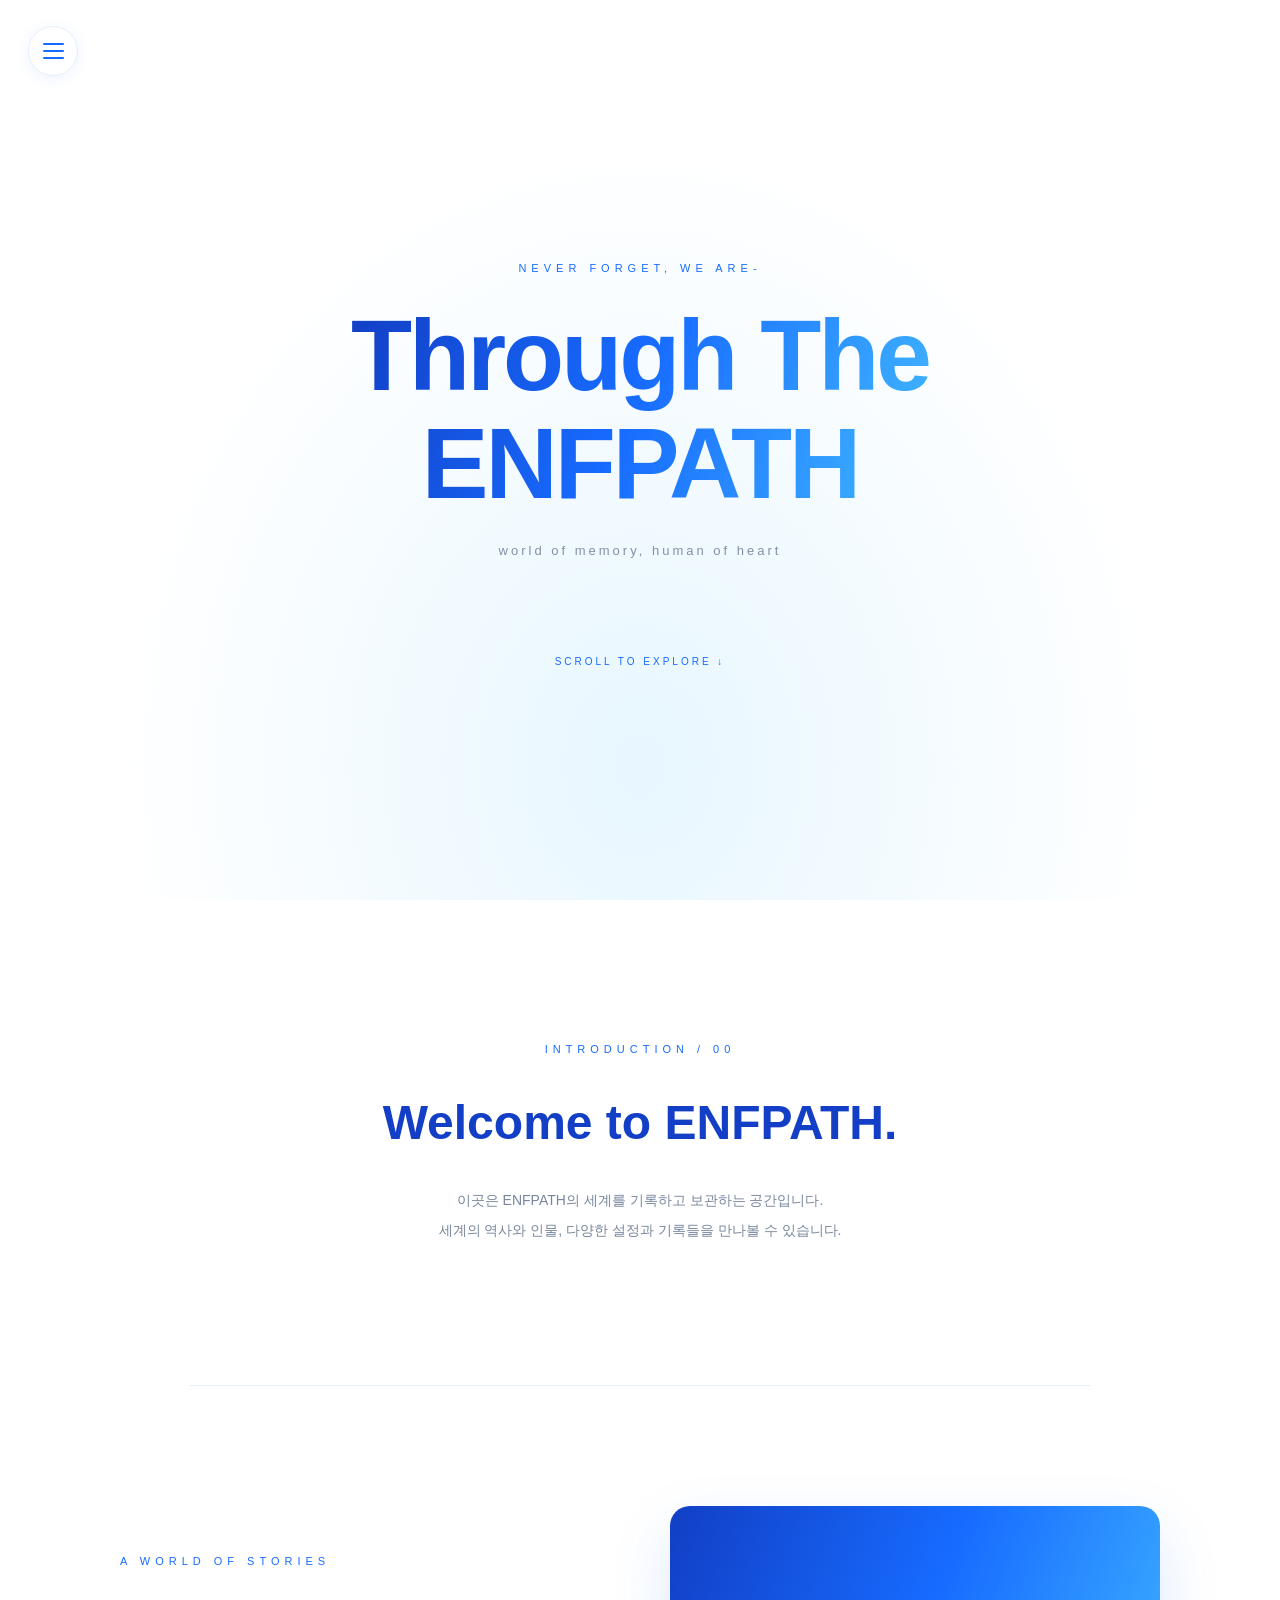
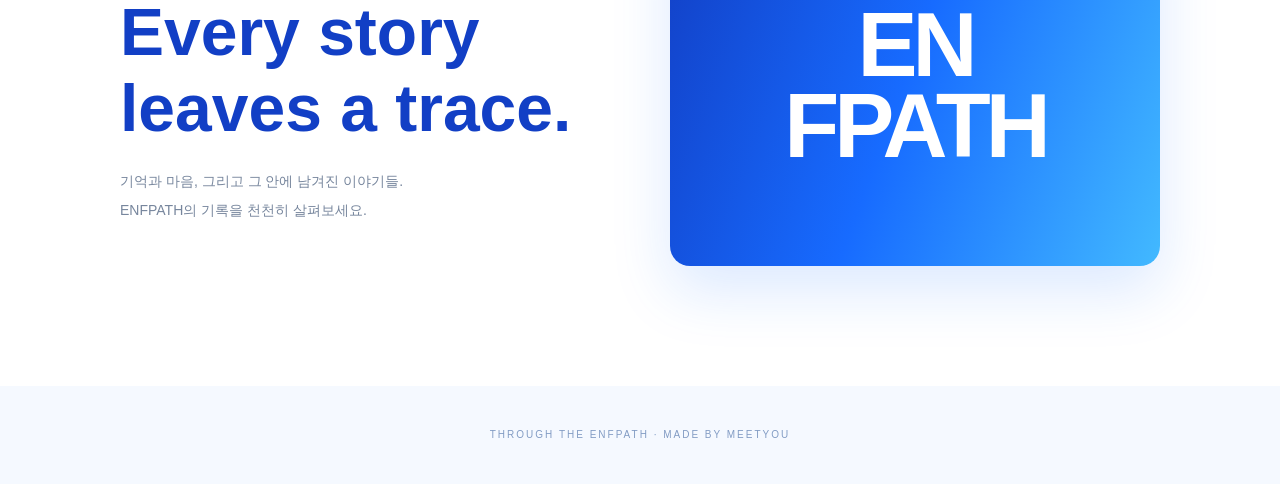
<file: index.html>
<!DOCTYPE html>
<html lang="ko"><head>
<meta charset="UTF-8"><meta name="viewport" content="width=device-width, initial-scale=1.0">
<title>Through The ENFPATH</title><link rel="stylesheet" href="style.css">
</head><body class="main-page">

<nav class="site-nav">
  <button class="menu-toggle" aria-label="메뉴 열기" aria-expanded="false">
    <span></span><span></span><span></span>
  </button>
  <div class="menu-panel">
    <div class="menu-label">NAVIGATION</div>
    <a href="index.html">MAIN</a>
    <a href="world.html">WORLD</a>
    <a href="character.html">CHARACTER</a>
    <a href="canon.html">CANON</a>
    <a href="extra.html">EXTRA</a>
  </div>
</nav>
<header class="main-hero">
  <div class="hero-label">NEVER FORGET, WE ARE-</div>
  <h1>Through The<br>ENFPATH</h1>
  <p>world of memory, human of heart</p>
  <a class="scroll-cue" href="#introduction">SCROLL TO EXPLORE ↓</a>
</header>
<section class="main-intro" id="introduction">
  <div class="section-label">INTRODUCTION / 00</div>
  <h2>Welcome to ENFPATH.</h2>
  <p>이곳은 ENFPATH의 세계를 기록하고 보관하는 공간입니다.<br>
  세계의 역사와 인물, 다양한 설정과 기록들을 만나볼 수 있습니다.</p>
</section>
<section class="main-feature">
  <div class="feature-copy"><span class="section-label">A WORLD OF STORIES</span>
  <h2>Every story<br>leaves a trace.</h2>
  <p>기억과 마음, 그리고 그 안에 남겨진 이야기들.<br>ENFPATH의 기록을 천천히 살펴보세요.</p></div>
  <div class="feature-art"><span>EN<br>FPATH</span></div>
</section>
<footer>THROUGH THE ENFPATH · MADE BY MEETYOU</footer>
<script src="script.js"></script>
</body></html>
</file>
<file: style.css>
*{margin:0;padding:0;box-sizing:border-box}
:root{--blue-dark:#123FC5;--blue:#176BFF;--sky:#42B9FF;--pale:#EAF3FF;--ink:#202A3A;--muted:#8290A5;--line:#E5EEFC;--gradient:linear-gradient(110deg,#123FC5 0%,#176BFF 48%,#42B9FF 100%)}
html{scroll-behavior:smooth}body{font-family:Arial,"Noto Sans KR",sans-serif;background:#fff;color:var(--ink);line-height:1.8}a{color:inherit;text-decoration:none}
.site-nav{position:fixed;top:26px;left:28px;z-index:1000}.menu-toggle{width:50px;height:50px;border:1px solid var(--line);border-radius:50%;background:#fff;display:flex;flex-direction:column;justify-content:center;align-items:center;gap:5px;cursor:pointer;box-shadow:0 3px 15px #176bff14}.menu-toggle span{width:21px;height:2px;background:var(--blue);border-radius:5px}
.menu-panel{display:none;position:absolute;top:62px;left:0;width:225px;padding:16px;background:#fff;border:1px solid var(--line);border-radius:12px;box-shadow:0 12px 35px #176bff20}.site-nav:hover .menu-panel,.site-nav:focus-within .menu-panel,.site-nav.is-open .menu-panel{display:block}.menu-label{padding:8px 12px;color:#829CC4;font-size:10px;letter-spacing:3px}.menu-panel a{display:block;padding:11px 12px;color:#354C70;font-size:13px;letter-spacing:1.5px;border-radius:5px;transition:.2s}.menu-panel a:hover,.menu-panel a.active{color:var(--blue);background:var(--pale);padding-left:20px}
.main-hero{min-height:100vh;display:flex;flex-direction:column;align-items:center;justify-content:center;text-align:center;padding:110px 24px 80px;background:radial-gradient(ellipse at 50% 85%,#42b9ff20,transparent 58%),#fff}.hero-label,.section-label{color:var(--blue);font-size:11px;letter-spacing:5px}.main-hero h1{font-size:clamp(48px,9vw,100px);font-weight:800;line-height:1.08;letter-spacing:-3px;background:var(--gradient);background-clip:text;-webkit-background-clip:text;color:transparent;margin:22px 0}.main-hero p{color:var(--muted);font-size:13px;letter-spacing:3px}.scroll-cue{margin-top:90px;color:var(--blue);font-size:10px;letter-spacing:3px}
.main-intro{max-width:900px;margin:auto;padding:140px 30px;text-align:center;border-bottom:1px solid var(--line)}.main-intro h2{font-size:clamp(30px,5vw,48px);color:var(--blue-dark);margin:20px 0}.main-intro p,.feature-copy p{color:#77869d;font-size:14px;line-height:2.1}
.main-feature{max-width:1100px;margin:0 auto;padding:120px 30px;display:grid;grid-template-columns:1fr 1fr;gap:60px;align-items:center}.feature-copy h2{font-size:clamp(38px,6vw,66px);line-height:1.15;color:var(--blue-dark);margin:20px 0}.feature-art{min-height:360px;border-radius:20px;background:var(--gradient);display:grid;place-items:center;color:#fff;font-size:clamp(48px,8vw,90px);font-weight:800;line-height:.9;letter-spacing:-5px;text-align:center;box-shadow:0 25px 60px #176bff26}
.archive-layout{min-height:calc(100vh - 80px);display:grid;grid-template-columns:minmax(250px,36%) 1fr;max-width:1440px;margin:auto;padding:110px 6vw 100px;gap:7vw}.archive-aside{position:sticky;top:130px;align-self:start;padding-top:30px}.aside-index,.archive-topline,.archive-kicker{font-size:10px;letter-spacing:3px;color:var(--blue)}.archive-aside h1{font-size:clamp(46px,7vw,90px);line-height:1.05;letter-spacing:-3px;margin:25px 0;background:var(--gradient);background-clip:text;-webkit-background-clip:text;color:transparent;overflow-wrap:anywhere}.archive-aside p{font-size:12px;letter-spacing:2px;color:var(--muted);max-width:280px}.aside-line{width:90px;height:3px;background:var(--gradient);margin:45px 0 18px}.aside-note{font-size:9px;letter-spacing:2px;color:#9aabc2}.archive-main{min-width:0;border-left:1px solid var(--line);padding-left:clamp(25px,5vw,75px)}.archive-topline{display:flex;justify-content:space-between;border-bottom:1px solid var(--line);padding:8px 0 18px;margin-bottom:55px;color:#829cc4}.archive-section{padding:0 0 65px;margin-bottom:55px;border-bottom:1px solid var(--line)}.archive-section h2{font-size:clamp(24px,3vw,36px);color:var(--blue-dark);margin:12px 0}.archive-section p,.entry-body{font-size:14px;color:#77869d;line-height:2}.dynamic-content{margin-top:20px}.published-content{display:grid;gap:22px}.content-entry{padding:24px;border:1px solid var(--line);border-radius:12px;background:#fff}.content-entry h3{color:var(--blue);font-size:20px;margin-bottom:8px}.content-entry img{max-width:100%;border-radius:9px;margin:16px 0}.entry-meta{font-size:10px;letter-spacing:2px;color:#8aa2c7;margin-bottom:8px}
footer{padding:40px 20px;text-align:center;color:#829cc4;font-size:10px;letter-spacing:2px;background:#f5f9ff}
.admin-wrap{max-width:1000px;margin:0 auto;padding:120px 24px 80px}.admin-card{border:1px solid var(--line);border-radius:16px;padding:30px;box-shadow:0 15px 50px #176bff10;margin:20px 0}.admin-wrap h1{font-size:42px;color:var(--blue-dark)}.admin-form{display:grid;gap:12px}.admin-form label{font-size:12px;color:#587095;letter-spacing:1px}.admin-form input,.admin-form textarea,.admin-form select{width:100%;padding:13px;border:1px solid #dce7f8;border-radius:8px;font:inherit;color:var(--ink);background:#fff}.admin-form textarea{min-height:180px;resize:vertical}.admin-actions{display:flex;gap:10px;flex-wrap:wrap}.btn{border:0;border-radius:8px;padding:12px 20px;background:var(--gradient);color:white;font-weight:700;cursor:pointer}.btn.secondary{background:#eef5ff;color:var(--blue)}.admin-list{display:grid;gap:10px}.admin-item{display:flex;align-items:center;justify-content:space-between;gap:15px;padding:14px;border:1px solid var(--line);border-radius:8px}.status{font-size:10px;color:var(--blue);letter-spacing:1px}.hidden{display:none!important}
@media(max-width:720px){.site-nav{top:16px;left:16px}.archive-layout{display:block;padding:100px 24px 70px}.archive-aside{position:static;padding:15px 0 45px}.archive-aside h1{font-size:58px}.archive-main{border-left:0;border-top:1px solid var(--line);padding:35px 0 0}.main-feature{grid-template-columns:1fr;padding:80px 24px;gap:35px}.feature-art{min-height:260px}.main-intro{padding:100px 24px}.archive-topline{font-size:9px}.admin-card{padding:20px}}
</file>
